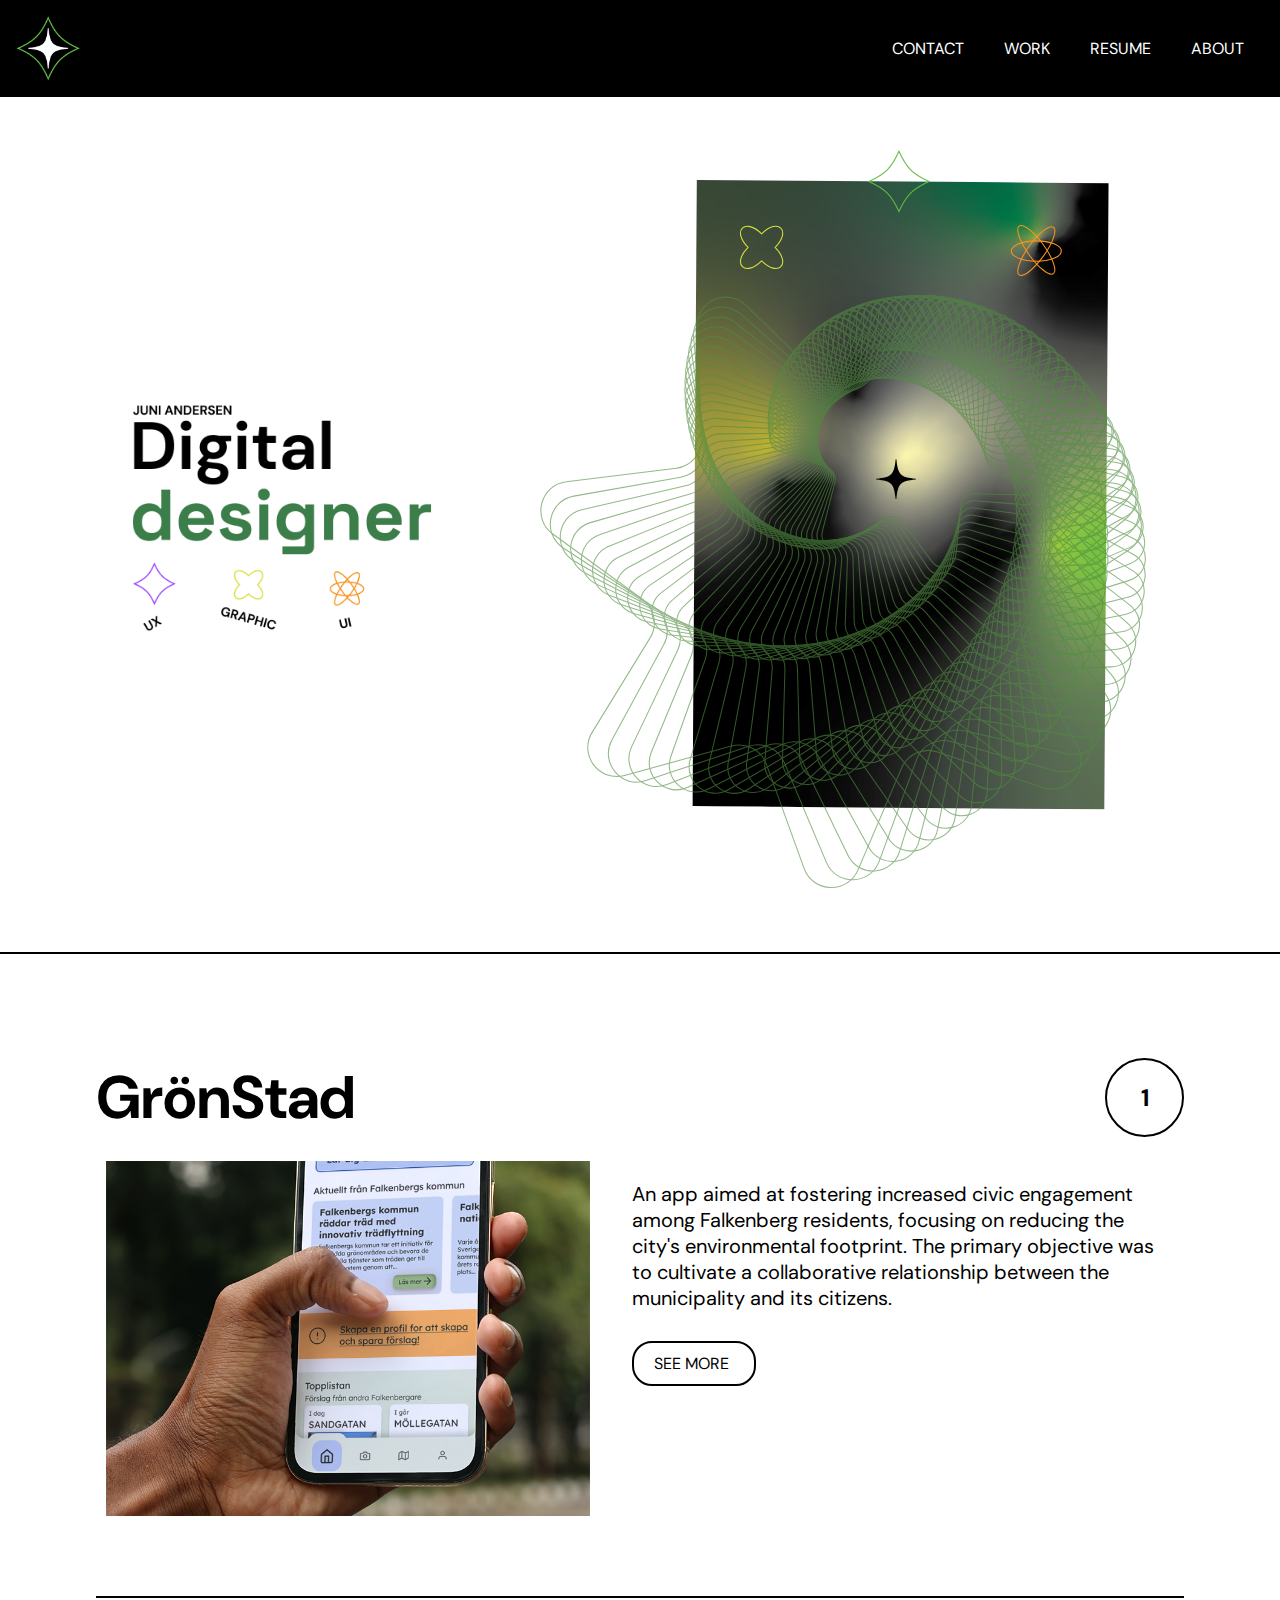
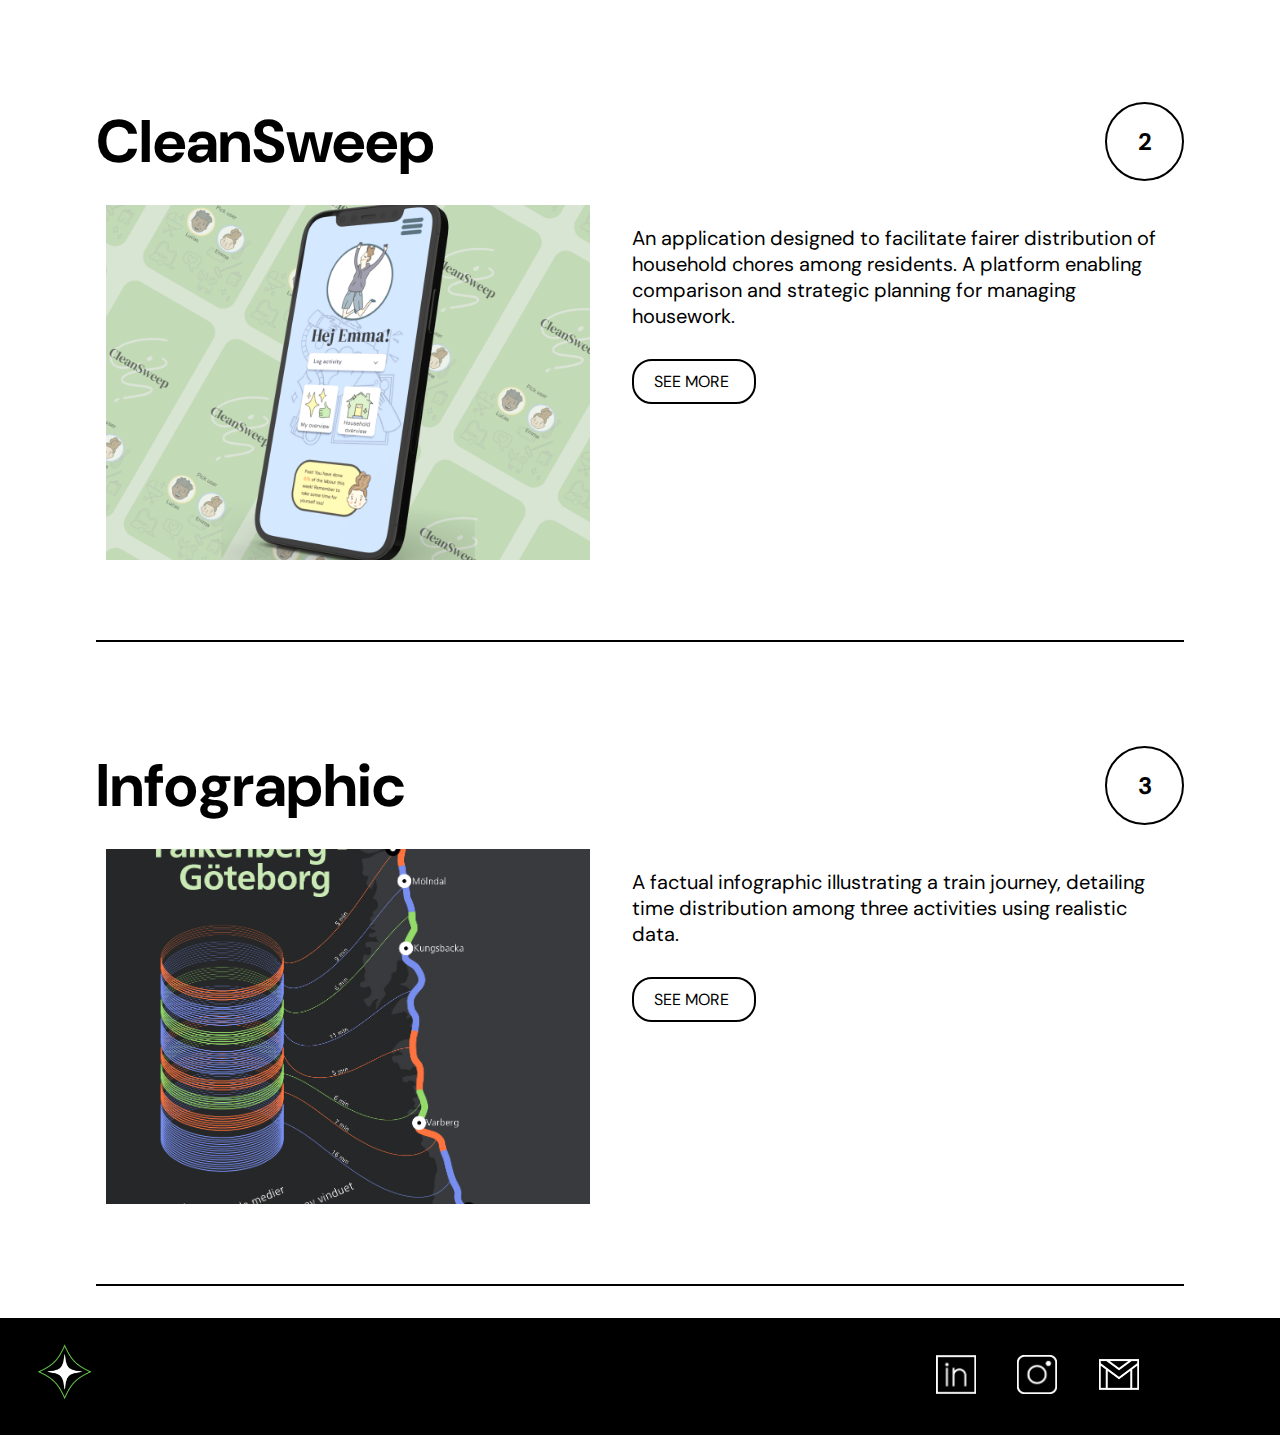
<file: index.html>
<!DOCTYPE html>
<html lang="en">
  <head>
    <meta charset="UTF-8" />
    <meta name="viewport" content="width=device-width, initial-scale=1.0" />
    <link rel="stylesheet" href="globals.css" />
    <link rel="stylesheet" href="nav.css" />
    <link rel="stylesheet" href="main.css" />
    <link rel="stylesheet" href="indexcase.css" />
    <link rel="stylesheet" href="footer.css" />
    <link rel="preconnect" href="https://fonts.googleapis.com" />
    <link rel="preconnect" href="https://fonts.gstatic.com" crossorigin />
    <link
      href="https://fonts.googleapis.com/css2?family=DM+Sans:opsz,wght@9..40,300;9..40,500;9..40,800&display=swap"
      rel="stylesheet"
    />
    <title>Juni Andersen</title>
  </head>
  <body>
    <header>
      <nav class="navbar">
        <div class="navbar-items">
          <div class="logo-wrapper">
            <a class="logo-home" href="index.html">
              <img
                class="logo-image"
                src="Images/Icons/Property 1=White_star_and_diamond.png"
                alt="logo"
              />
            </a>
          </div>
          <section class="nav-link-wrapper">
            <ul class="nav-link-container">
              <li class="nav-list-item">
                <a class="nav-link" href="error.html">Contact</a>
              </li>
              <li class="nav-list-item">
                <a class="nav-link" href="error.html">Work</a>
              </li>
              <li class="nav-list-item">
                <a class="nav-link" href="error.html">Resume</a>
              </li>
              <li class="nav-list-item">
                <a class="nav-link" href="error.html">About</a>
              </li>
            </ul>
          </section>
        </div>
      </nav>
    </header>
    <main class="main">
      <section class="hero">
        <div class="intro-img-wrapper">
          <img class="intro-img" src="Images/hero-intro.png" alt="intro-img" />
        </div>
        <div class="hero-img-wrapper">
          <img class="hero-img" src="Images/Portfolio_hero.svg" alt="" />
        </div>
      </section>
      <section class="casestudies">
        <div class="cases-container">
          <div class="case">
            <div class="section-number">
              <h2 class="project-title">GrönStad</h2>
              <div class="circle">
                <span class="number">1</span>
              </div>
            </div>
            <div class="img-txt-wrapper">
              <div class="case-img-wrapper case-item">
                <img
                  class="case-img"
                  src="Images/Case_1_GronStad.png"
                  alt="case 1 image"
                />
              </div>
              <div class="case-txt-wrapper case-item">
                <p class="project-description">
                  An app aimed at fostering increased civic engagement among
                  Falkenberg residents, focusing on reducing the city's
                  environmental footprint. The primary objective was to
                  cultivate a collaborative relationship between the
                  municipality and its citizens.
                </p>
                <a href="./case1.html" class="caselink">See more </a>
              </div>
            </div>
          </div>
          <div class="case">
            <div class="section-number">
              <h2 class="project-title">CleanSweep</h2>
              <div class="circle">
                <span class="number">2</span>
              </div>
            </div>
            <div class="img-txt-wrapper">
              <div class="case-img-wrapper case-item">
                <img
                  class="case-img"
                  src="Images/Case_2_CleanSweep.png"
                  alt="case 1 image"
                />
              </div>
              <div class="case-txt-wrapper case-item">
                <p class="project-description">
                  An application designed to facilitate fairer distribution of
                  household chores among residents. A platform enabling
                  comparison and strategic planning for managing housework.
                </p>
                <a href="casedummy.html" class="caselink">See more </a>
              </div>
            </div>
          </div>
          <div class="case">
            <div class="section-number">
              <h2 class="project-title">Infographic</h2>
              <div class="circle">
                <span class="number">3</span>
              </div>
            </div>
            <div class="img-txt-wrapper">
              <div class="case-img-wrapper case-item">
                <img
                  class="case-img"
                  src="Images/Case_3_Infographic.jpg"
                  alt="case 3 image"
                />
              </div>
              <div class="case-txt-wrapper case-item">
                <p class="project-description">
                  A factual infographic illustrating a train journey, detailing
                  time distribution among three activities using realistic data.
                </p>
                <a href="casedummy.html" class="caselink">See more </a>
              </div>
            </div>
          </div>
        </div>
      </section>
    </main>
    <footer class="footer">
      <div class="footer-content">
        <div class="footer-left">
          <div class="logo-wrapper">
            <a class="footer-logo" href="index.html">
              <img
                src="Images/Icons/Property 1=White_star_and_diamond.png"
                alt="logo"
                class="logo"
              />
            </a>
          </div>
        </div>
        <div class="footer-right">
          <a
            class="footer-icon-link"
            href="https://www.linkedin.com/in/juni-andersen-b24651288"
            target="_blank"
          >
            <img src="Images/Icons/linkedin.png" alt="LinkedIn" />
          </a>
          <a
            class="footer-icon-link"
            href="https://www.instagram.com/"
            target="_blank"
          >
            <img src="Images/Icons/instagram.png" alt="instagram" />
          </a>
          <a
            class="footer-icon-link"
            href="mailto:juni.andersen.designer@gmail.com"
          >
            <img src="Images/Icons/mail.png" alt="email" />
          </a>
        </div>
      </div>
    </footer>
  </body>
</html>
</file>
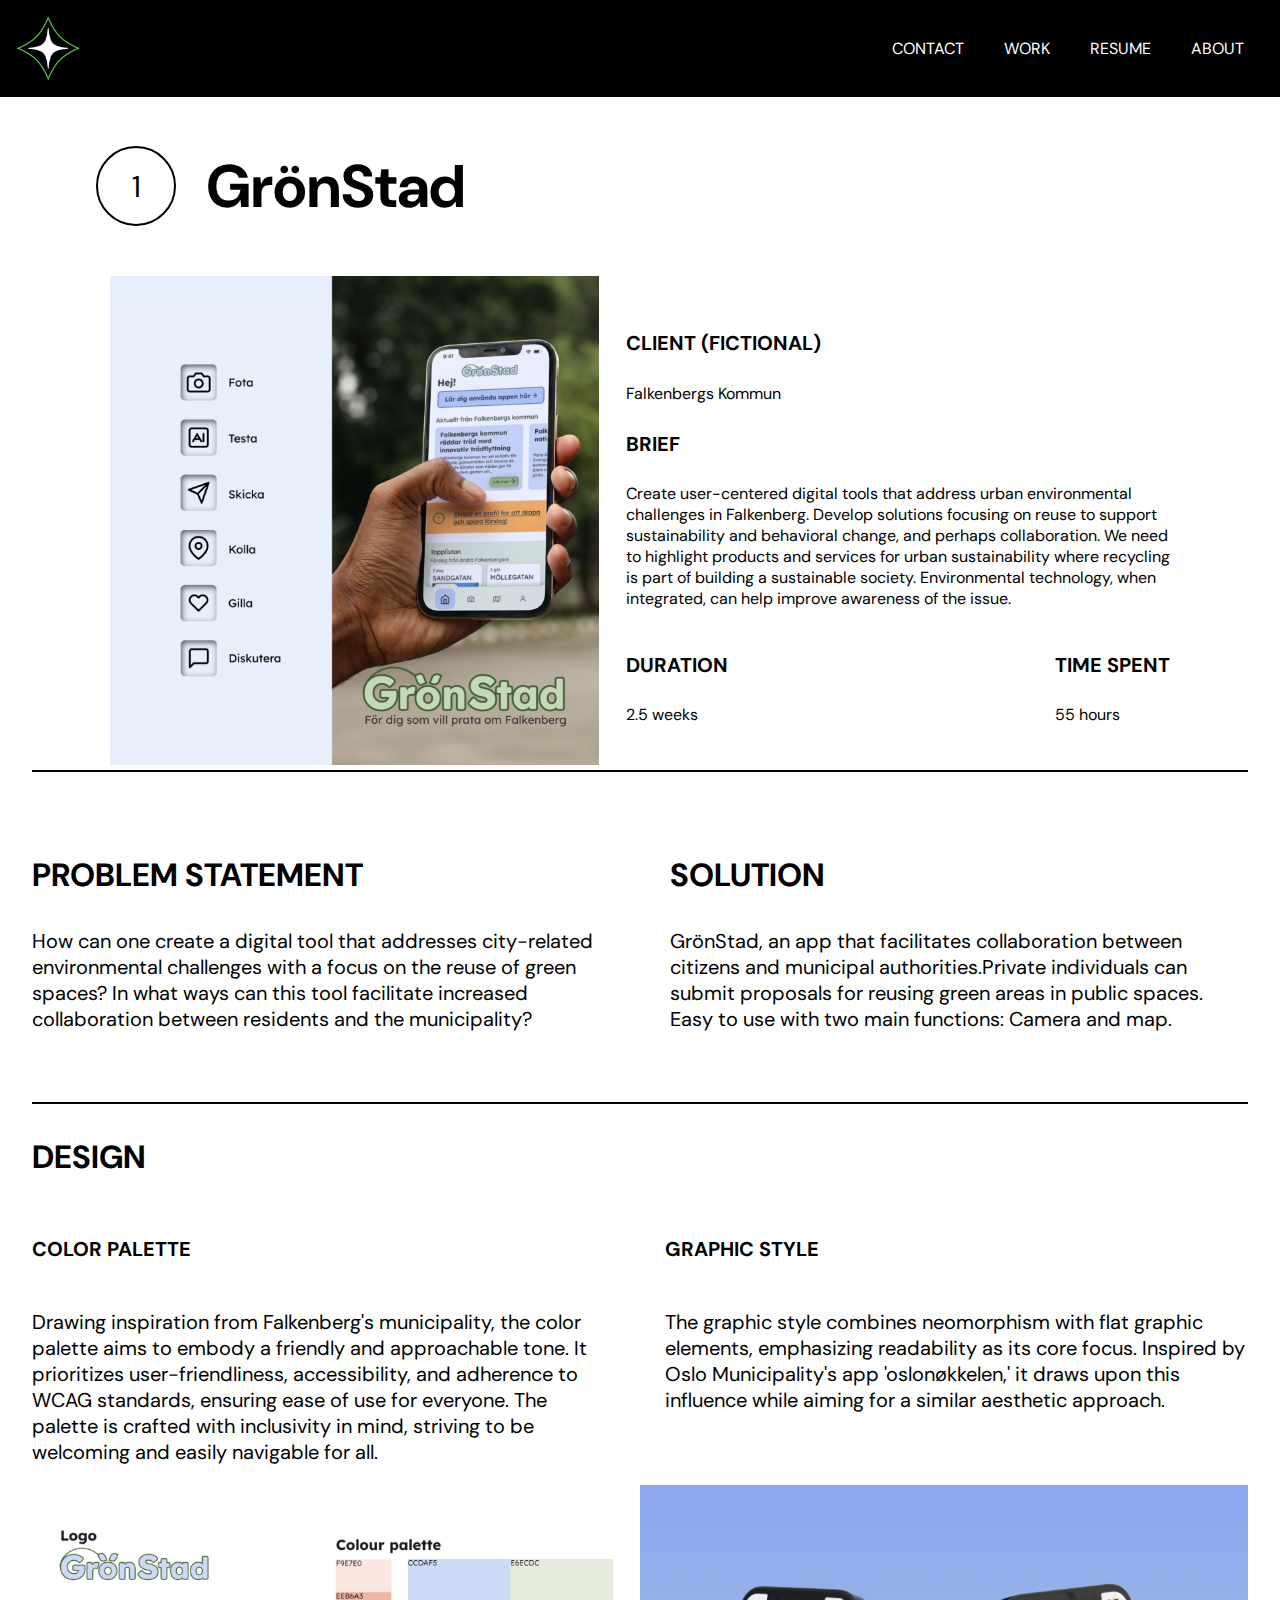
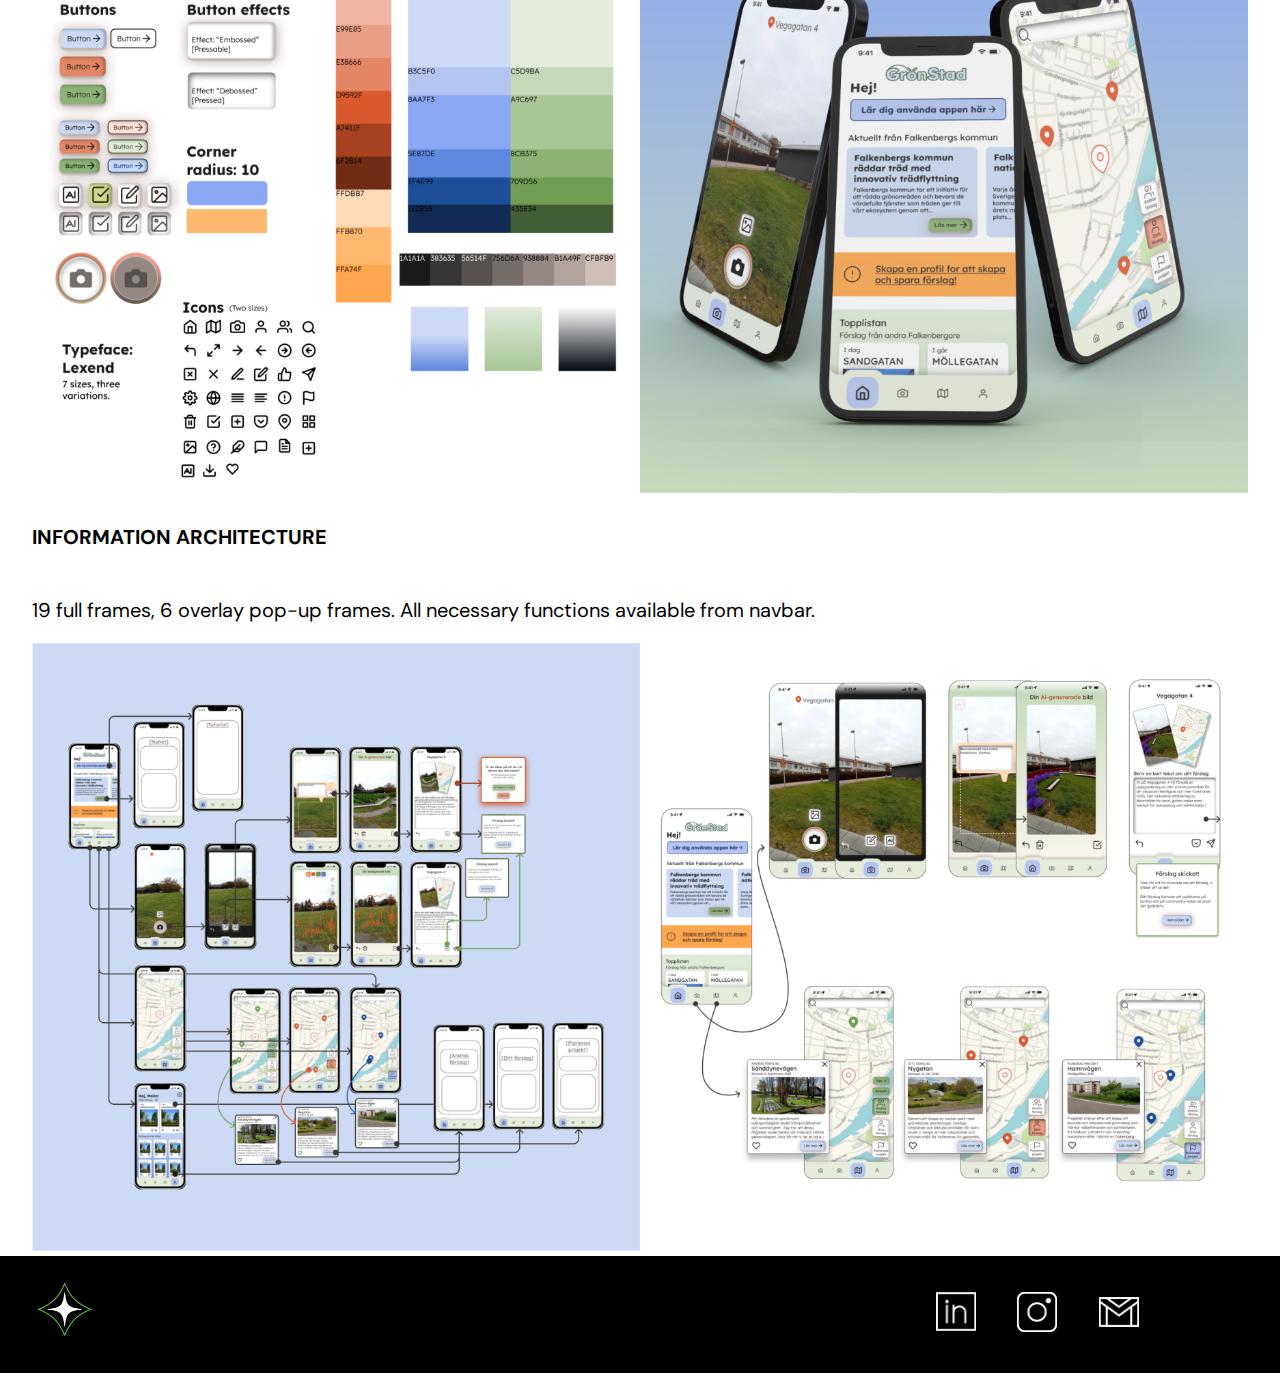
<file: case1.html>
<!DOCTYPE html>
<html lang="en">
  <head>
    <meta charset="UTF-8" />
    <meta name="viewport" content="width=device-width, initial-scale=1.0" />
    <link rel="stylesheet" href="globals.css" />
    <link rel="stylesheet" href="nav.css" />
    <link rel="stylesheet" href="main.css" />
    <link rel="stylesheet" href="footer.css" />
    <link rel="stylesheet" href="case.css">
    <link rel="preconnect" href="https://fonts.googleapis.com" />
    <link rel="preconnect" href="https://fonts.gstatic.com" crossorigin />
    <link
      href="https://fonts.googleapis.com/css2?family=DM+Sans:opsz,wght@9..40,300;9..40,500;9..40,800&display=swap"
      rel="stylesheet"
    />
    <title>Juni Andersen</title>
  </head>
  <body>
    <header>
      <nav class="navbar">
        <div class="navbar-items">
          <div class="logo-wrapper">
            <a class="logo-home" href="index.html">
              <img
                class="logo-image"
                src="Images/Icons/Property 1=White_star_and_diamond.png"
                alt="logo"
              />
            </a>
          </div>
          <section class="nav-link-wrapper">
            <ul class="nav-link-container">
              <li class="nav-list-item">
                <a class="nav-link" href="error.html">Contact</a>
              </li>
              <li class="nav-list-item">
                <a class="nav-link" href="error.html">Work</a>
              </li>
              <li class="nav-list-item">
                <a class="nav-link" href="error.html">Resume</a>
              </li>
              <li class="nav-list-item">
                <a class="nav-link" href="error.html">About</a>
              </li>
            </ul>
          </section>
        </div>
      </nav>
    </header>
    <main>
      <div class="case-1">
        <div class="case-intro-wrapper">
          <div class="headline-wrapper">
            <div class="circle-casepage">
              <span class="number">1</span>
            </div>
            <h2 class="project-title">GrönStad</h2>
          </div>
          <div class="case-intro-main-wrapper">
            <div class="case-intro-img-wrapper">
              <img src="Images/promo_instagram 1.png" alt="" />
            </div>
            <div class="case-intro-text-wrapper">
              <div class="client">
                <h4>Client (fictional)</h4>
                <p>Falkenbergs Kommun</p>
              </div>
              <div class="brief">
                <h4>Brief</h4>
                <p>
                  Create user-centered digital tools that address urban
                  environmental challenges in Falkenberg. Develop solutions
                  focusing on reuse to support sustainability and behavioral
                  change, and perhaps collaboration. We need to highlight
                  products and services for urban sustainability where recycling
                  is part of building a sustainable society. Environmental
                  technology, when integrated, can help improve awareness of the
                  issue.
                </p>
              </div>
              <div class="duration-timespent-wrapper">
                <div class="duration">
                  <h4>Duration</h4>
                  <p>2.5 weeks</p>
                </div>
                <div class="time-spent">
                  <h4>Time spent</h4>
                  <p>55 hours</p>
                </div>
              </div>
            </div>
          </div>
        </div>
        <div class="problem-solution-wrapper">
          <div class="text-box">
            <h3>Problem statement</h3>
            <p>
              How can one create a digital tool that addresses city-related
              environmental challenges with a focus on the reuse of green
              spaces? In what ways can this tool facilitate increased
              collaboration between residents and the municipality?
            </p>
          </div>
          <div class="text-box">
            <h3>Solution</h3>
            <p>
              GrönStad, an app that facilitates collaboration between citizens
              and municipal authorities.Private individuals can submit proposals
              for reusing green areas in public spaces. Easy to use with two
              main functions: Camera and map.
            </p>
          </div>
        </div>
        <div class="case-main">
            <h3>Design</h3>
            <div class="design-txt-wrapper">
                <div class="h4-body-wrapper">
                    <h4>Color palette</h4>
                    <p>Drawing inspiration from Falkenberg's municipality, the color palette aims to embody a friendly and approachable tone. It prioritizes user-friendliness, accessibility, and adherence to WCAG standards, ensuring ease of use for everyone. The palette is crafted with inclusivity in mind, striving to be welcoming and easily navigable for all.</p>
                 </div>
                 <div class="h4-body-wrapper">
                    <h4>Graphic style</h4>
                    <p>The graphic style combines neomorphism with flat graphic elements, emphasizing readability as its core focus. Inspired by Oslo Municipality's app 'oslonøkkelen,' it draws upon this influence while aiming for a similar aesthetic approach.</p>
                 </div>
            </div>
            <div class="design-images-wrapper">
                <div class="design-img-wrapper">
                    <img src="Images/design_stylesheet.png" alt="">
                </div>
                <div class="design-img-wrapper">
                    <img src="Images/mockup_three_screens 1.png" alt="">
                </div>
            </div>
            <div class="h4-body-wrapper">
                <h4>Information architecture</h4>
                <p>19 full frames, 6 overlay pop-up frames. 
                    All necessary functions available from navbar.</p>
            </div>
            <div class="design-images-wrapper">
                <div class="design-img-wrapper">
                    <img src="Images/information_architechture.png" alt="">
                </div>
                <div class="design-img-wrapper">
                    <img src="Images/main_functions.png" alt="">
                </div>
            </div>
        </div>
    </main>
    <footer class="footer">
      <div class="footer-content">
        <div class="footer-left">
          <div class="logo-wrapper">
            <a class="footer-logo" href="index.html">
              <img src="Images/Icons/Property 1=White_star_and_diamond.png" alt="logo" class="logo" />
            </a>
          </div>
        </div>
        <div class="footer-right">
          <a class="footer-icon-link" href="https://www.linkedin.com/in/juni-andersen-b24651288" target="_blank">
            <img src="Images/Icons/linkedin.png" alt="LinkedIn" />
          </a>
          <a class="footer-icon-link" href="https://www.instagram.com/" target="_blank">
            <img src="Images/Icons/instagram.png" alt="instagram" />
          </a>
          <a class="footer-icon-link" href="mailto:juni.andersen.designer@gmail.com">
            <img src="Images/Icons/mail.png" alt="email" />
          </a>
        </div>
    </footer>
  </body>
</html>
</file>
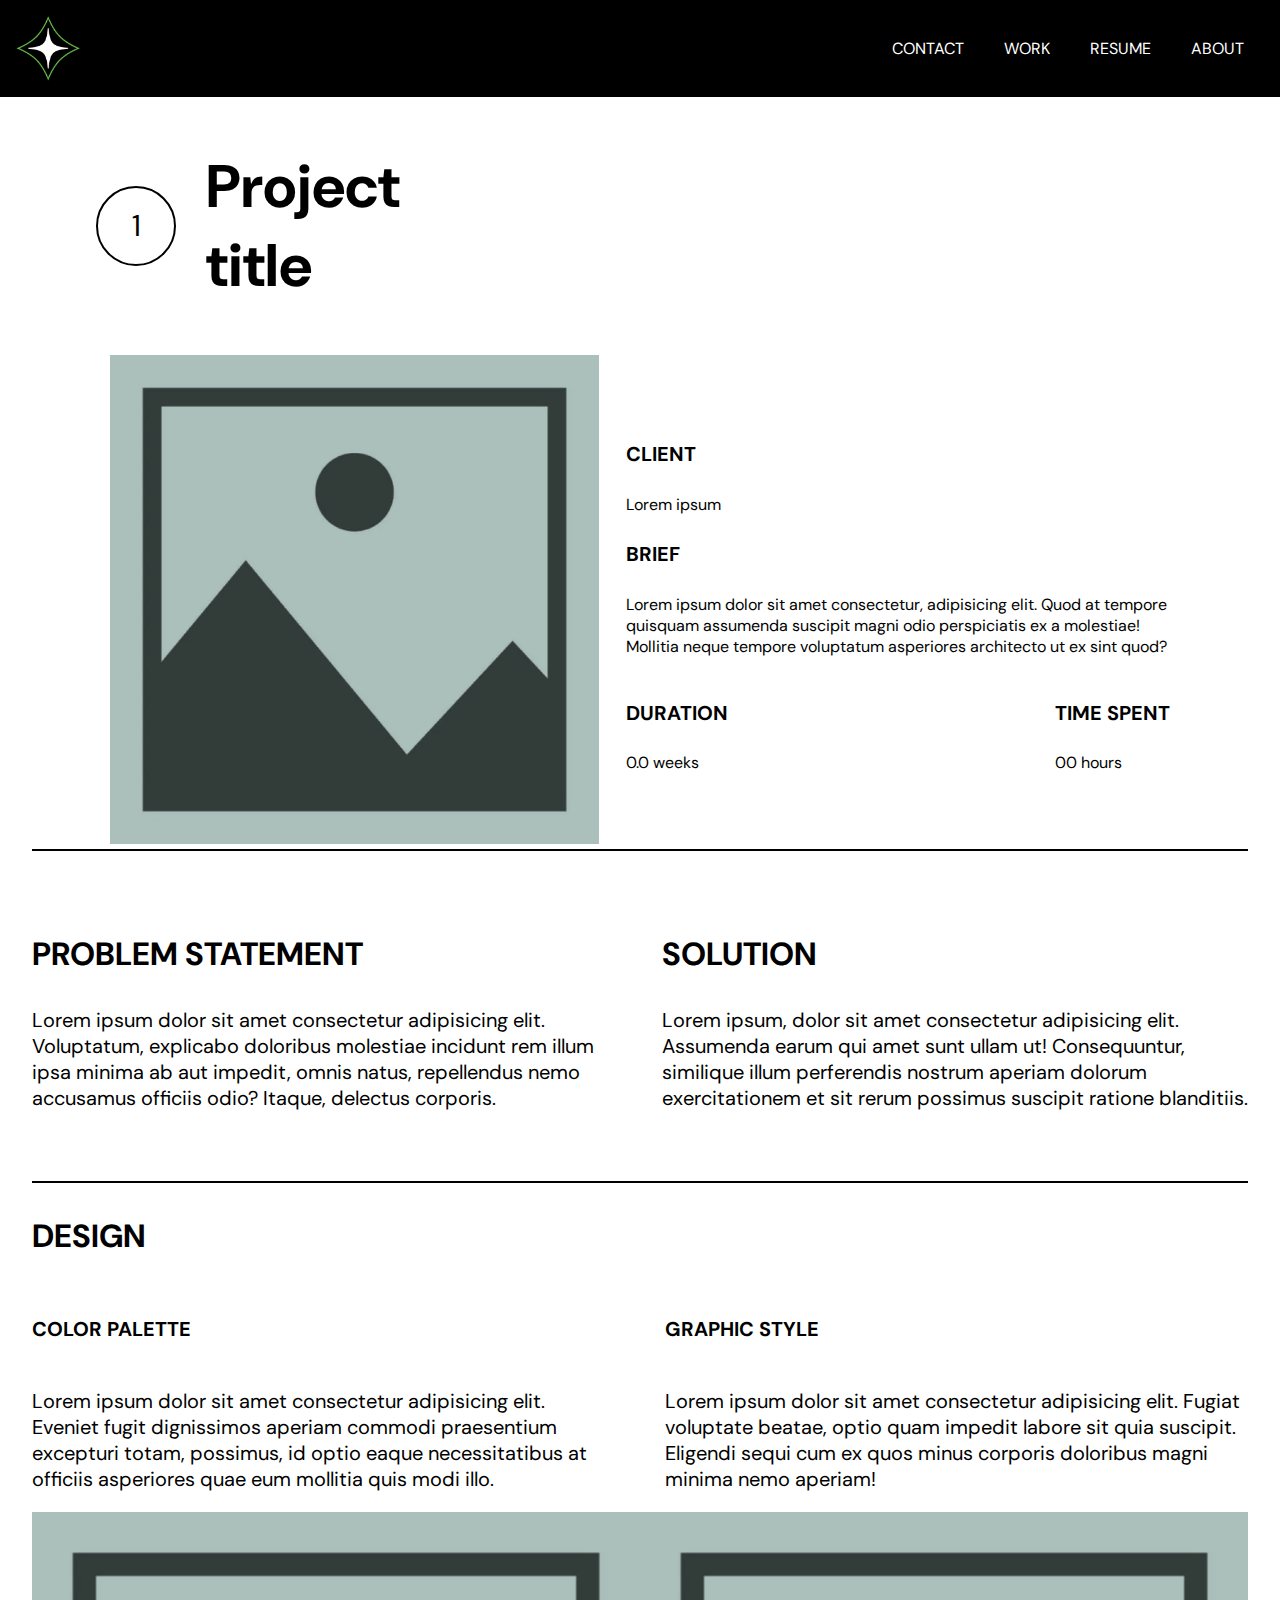
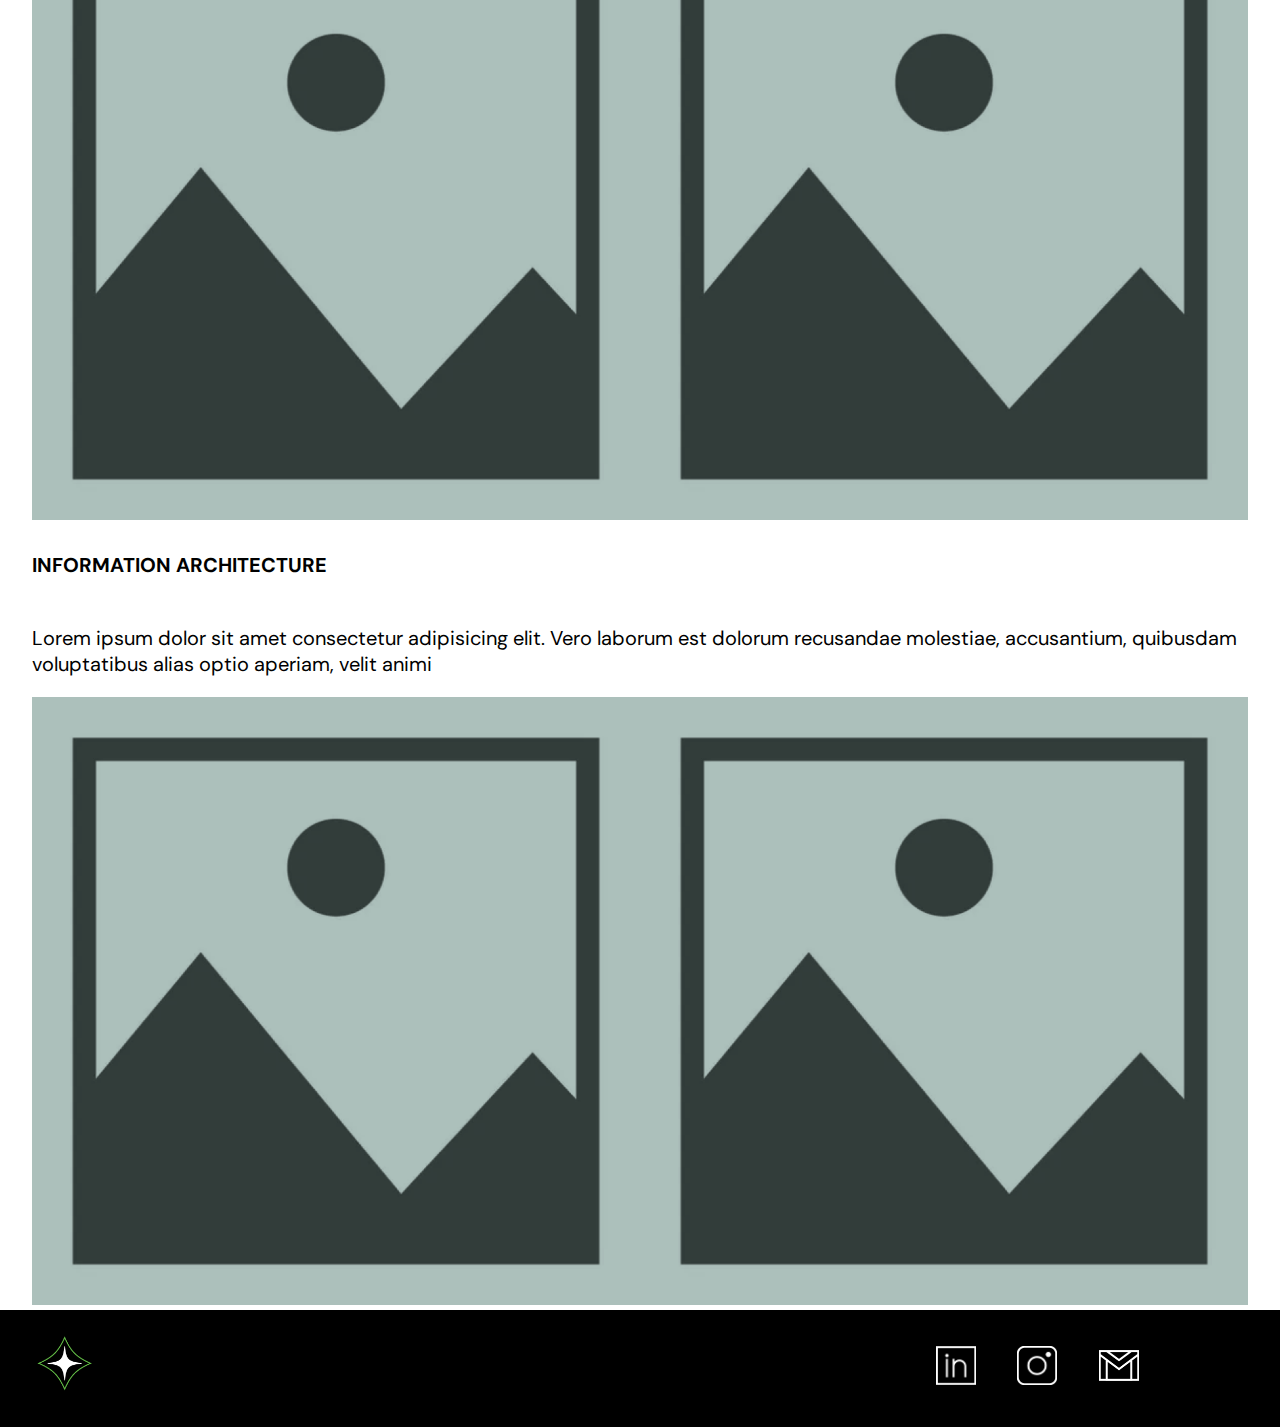
<file: casedummy.html>
<!DOCTYPE html>
<html lang="en">
  <head>
    <meta charset="UTF-8" />
    <meta name="viewport" content="width=device-width, initial-scale=1.0" />
    <link rel="stylesheet" href="globals.css" />
    <link rel="stylesheet" href="nav.css" />
    <link rel="stylesheet" href="main.css" />
    <link rel="stylesheet" href="footer.css" />
    <link rel="stylesheet" href="case.css">
    <link rel="preconnect" href="https://fonts.googleapis.com" />
    <link rel="preconnect" href="https://fonts.gstatic.com" crossorigin />
    <link
      href="https://fonts.googleapis.com/css2?family=DM+Sans:opsz,wght@9..40,300;9..40,500;9..40,800&display=swap"
      rel="stylesheet"
    />
    <title>Juni Andersen</title>
  </head>
  <body>
    <header>
      <nav class="navbar">
        <div class="navbar-items">
          <div class="logo-wrapper">
            <a class="logo-home" href="index.html">
              <img
                class="logo-image"
                src="Images/Icons/Property 1=White_star_and_diamond.png"
                alt="logo"
              />
            </a>
          </div>
          <section class="nav-link-wrapper">
            <ul class="nav-link-container">
              <li class="nav-list-item">
                <a class="nav-link" href="error.html">Contact</a>
              </li>
              <li class="nav-list-item">
                <a class="nav-link" href="error.html">Work</a>
              </li>
              <li class="nav-list-item">
                <a class="nav-link" href="error.html">Resume</a>
              </li>
              <li class="nav-list-item">
                <a class="nav-link" href="error.html">About</a>
              </li>
            </ul>
          </section>
        </div>
      </nav>
    </header>
    <main>
      <div class="case-1">
        <div class="case-intro-wrapper">
          <div class="headline-wrapper">
            <div class="circle-casepage">
              <span class="number">1</span>
            </div>
            <h2 class="project-title">Project title</h2>
          </div>
          <div class="case-intro-main-wrapper">
            <div class="case-intro-img-wrapper">
              <img src="Images/Placeholder.png" alt="" />
            </div>
            <div class="case-intro-text-wrapper">
              <div class="client">
                <h4>Client</h4>
                <p>Lorem ipsum</p>
              </div>
              <div class="brief">
                <h4>Brief</h4>
                <p>
                 Lorem ipsum dolor sit amet consectetur, adipisicing elit. Quod at tempore quisquam assumenda suscipit magni odio perspiciatis ex a molestiae! Mollitia neque tempore voluptatum asperiores architecto ut ex sint quod?
                </p>
              </div>
              <div class="duration-timespent-wrapper">
                <div class="duration">
                  <h4>Duration</h4>
                  <p>0.0 weeks</p>
                </div>
                <div class="time-spent">
                  <h4>Time spent</h4>
                  <p>00 hours</p>
                </div>
              </div>
            </div>
          </div>
        </div>
        <div class="problem-solution-wrapper">
          <div class="text-box">
            <h3>Problem statement</h3>
            <p>
              Lorem ipsum dolor sit amet consectetur adipisicing elit. Voluptatum, explicabo doloribus molestiae incidunt rem illum ipsa minima ab aut impedit, omnis natus, repellendus nemo accusamus officiis odio? Itaque, delectus corporis.
            </p>
          </div>
          <div class="text-box">
            <h3>Solution</h3>
            <p>
             Lorem ipsum, dolor sit amet consectetur adipisicing elit. Assumenda earum qui amet sunt ullam ut! Consequuntur, similique illum perferendis nostrum aperiam dolorum exercitationem et sit rerum possimus suscipit ratione blanditiis.
            </p>
          </div>
        </div>
        <div class="case-main">
            <h3>Design</h3>
            <div class="design-txt-wrapper">
                <div class="h4-body-wrapper">
                    <h4>Color palette</h4>
                    <p>Lorem ipsum dolor sit amet consectetur adipisicing elit. Eveniet fugit dignissimos aperiam commodi praesentium excepturi totam, possimus, id optio eaque necessitatibus at officiis asperiores quae eum mollitia quis modi illo.</p>
                 </div>
                 <div class="h4-body-wrapper">
                    <h4>Graphic style</h4>
                    <p>Lorem ipsum dolor sit amet consectetur adipisicing elit. Fugiat voluptate beatae, optio quam impedit labore sit quia suscipit. Eligendi sequi cum ex quos minus corporis doloribus magni minima nemo aperiam!</p>
                 </div>
            </div>
            <div class="design-images-wrapper">
                <div class="design-img-wrapper">
                    <img src="Images/Placeholder.png" alt="">
                </div>
                <div class="design-img-wrapper">
                    <img src="Images/Placeholder.png" alt="">
                </div>
            </div>
            <div class="h4-body-wrapper">
                <h4>Information architecture</h4>
                <p>Lorem ipsum dolor sit amet consectetur adipisicing elit. Vero laborum est dolorum recusandae molestiae, accusantium, quibusdam voluptatibus alias optio aperiam, velit animi</p>
            </div>
            <div class="design-images-wrapper">
                <div class="design-img-wrapper">
                    <img src="Images/Placeholder.png" alt="">
                </div>
                <div class="design-img-wrapper">
                    <img src="Images/Placeholder.png" alt="">
                </div>
            </div>
        </div>
    </main>
    <footer class="footer">
      <div class="footer-content">
        <div class="footer-left">
          <div class="logo-wrapper">
            <a class="footer-logo" href="index.html">
              <img src="Images/Icons/Property 1=White_star_and_diamond.png" alt="logo" class="logo" />
            </a>
          </div>
        </div>
        <div class="footer-right">
          <a class="footer-icon-link" href="https://www.linkedin.com/in/juni-andersen-b24651288" target="_blank">
            <img src="Images/Icons/linkedin.png" alt="LinkedIn" />
          </a>
          <a class="footer-icon-link" href="https://www.instagram.com/" target="_blank">
            <img src="Images/Icons/instagram.png" alt="instagram" />
          </a>
          <a class="footer-icon-link" href="mailto:juni.andersen.designer@gmail.com">
            <img src="Images/Icons/mail.png" alt="email" />
          </a>
        </div>
    </footer>
  </body>
</html>
</file>
<file: globals.css>
/*font weights: 300,500,900 */

body {
  height: 100vh;
  width: 100vw;
  overflow-x: hidden;
  margin: 0;
}

* {
  list-style-type: none;
  -ms-overflow-style: none;
  font-family: "DM Sans", sans-serif;
}
img {
  width: 100%;
}
h1 {
  font-size: 96px;
  font-weight: bold;
}
h2 {
  font-size: 60px;
  font-weight: bold;
}
h3 {
  font-size: 32px;
  font-weight: bold;
  text-transform: uppercase;
}
h4 {
  font-size: 20px;
  font-weight: bold;
  text-transform: uppercase;
}
p {
  font-size: 20px;
}
a {
  color: white;
  transition: all 500ms ease-in;
  text-decoration: none;
  text-transform: uppercase;
}

a:hover {
  color: #3c7e4a;
}
@media (max-width: 690px) {
  p {
    font-size: 16px;
  }
}
</file>
<file: nav.css>
.navbar {
  width: 100vw;
  background-color: black;
  color: white;
}

.navbar-items {
  margin: 0 1em;
  display: flex;
  justify-content: space-between;
  align-items: center;
}
.logo-wrapper {
  height: 65px;
  margin: 1em 0;
}
.logo-wrapper:hover {
  animation: rotation 4s infinite linear;
}
@keyframes rotation {
  from {
    transform: rotate(0deg);
  }
  to {
    transform: rotate(359deg);
  }
}
.logo-image {
  height: 100%;
}
.nav-link-wrapper {
  display: flex;
  height: 100%;
}

.nav-link-container {
  display: flex;
}

.nav-link-container li {
  padding: 20px;
}

@media (max-width: 690px) {
  .nav-link-container {
    flex-direction: column;
  }
}
</file>
<file: main.css>
.hero {
  display: flex;
  margin: 3em auto;
  width: 80vw;
  align-items: center;
}
.intro-img-wrapper {
  flex: 1;
  margin: 0 10% 0 0;
}
.intro-img {
  width: 100%;
}
.hero-img-wrapper {
  flex: 2;
}
.hero-img {
  width: 100%;
}

@media (max-width: 690px) {
  body {
    margin: 0 auto;
    text-align: center;
  }
  .hero {
    text-align: left;
    flex-direction: column;
  }
  .intro-img-wrapper {
    margin: 0 auto;
  }
  .hero-img-wrapper {
    margin: 5% 0;
    width: 100%;
  }
}
</file>
<file: indexcase.css>
.circle {
  width: 75px;
  height: 75px;
  border-radius: 50%;
  border: solid 2px black;
  display: flex;
  justify-content: center;
  align-items: center;
  margin-left: auto;
}

.number {
  color: #000000;
  font-size: 24px;
  font-weight: bold;
}
.cases-container {
  margin: 2em auto;
  border-top: 2px solid black;
}

.case {
  display: flex;
  flex-direction: column;
  justify-content: space-evenly;
  width: 85vw;
  padding: 80px 0;
  border-bottom: 2px solid black;
  margin: 0 auto;
}
.section-number {
  display: flex;
  flex-direction: row;
  align-items: center;
}

.project-title {
  margin: 0.4em 0;
}

.img-txt-wrapper {
  display: flex;
  align-items: flex-start;
  height: 100%;
}
.case-item {
  padding: 0 10px;
}
.case-img-wrapper {
  width: 485px;
  height: 355px;
}
.case-img {
  height: 100%;
  width: 100%;
  object-fit: cover;
}
.case-txt-wrapper {
  width: 50%;
  padding-left: 2em;
  min-height: 350px;
}
.caselink {
  display: flex;
  text-transform: uppercase;
  border-radius: 20px;
  border: 2px solid black;
  padding: 10px 20px;
  background: none;
  transition: all 300ms ease-in-out;
  color: black;
  margin: 30px 0;
  align-items: flex-start;
  flex-direction: column;
  justify-content: space-around;
  width: 80px;
}
.caselink:hover {
  background-color: #3c7e4a;
  color: white;
  border: 2px solid #3c7e4a;
  transition: all 300ms ease-in-out;
}
.caselink:active {
  background-color: black;
  color: white;
  border: 2px solid black;
}

@media (max-width: 850px) {
  .cases-container {
    width: 80vw;
  }
  .case {
    flex-direction: column;
    width: 100%;
    padding: 40px 0;
  }
  .section-number {
    justify-content: space-around;
  }
  .img-txt-wrapper {
    flex-direction: column;
    margin: auto;
  }

  .project-title {
    font-size: 35px;
  }
  .case-img-wrapper {
    width: 80vw;
    margin: auto;
    padding: 0;
  }
  .case-txt-wrapper {
    width: 100%;
    text-align: left;
    padding: 0;
  }
  .caselink {
    margin: 0 auto;
    text-align: center;
    display: flex;
    align-items: center;
    justify-content: center;
    width: 30%;
  }
  .case-img {
    width: 100%;
    height: 100%;
    object-fit: contain;
  }
  .circle {
    margin-top: 0;
    width: 55px;
    height: 55px;
  }
  .project-description {
    text-align: center;
  }
}
</file>
<file: footer.css>
.footer {
  background-color: rgb(0, 0, 0);
  padding: 10px 5px;
}
.footer-content {
  display: flex;
  margin: 0 2em;
  align-items: center;
  width: 90%;
  flex-direction: row;
  justify-content: space-between;
}
.footer-left {
  display: flex;
}
.footer-logo,
.footer-icon-link {
  display: block;
  width: 55px;
}

.footer-right {
  display: flex;
  justify-content: space-evenly;
  align-items: center;
  width: 25%;
}

.footer-icon-link {
  width: 40px;
  transition: all 0.3s ease-in-out;
}
.footer-icon-link:hover {
  transform: scale(1.1);
  transition: all 0.3s ease-in-out;
}
@media (max-width: 690px) {
  .footer-content {
    display: flex;
    margin: 0 auto;
    align-items: center;
    width: 100%;
    flex-direction: column;
  }

  .logo-wrapper {
    height: 70px;
    margin: 2em 0 1em 0;
  }

  .footer-right {
    display: flex;
    justify-content: space-between;
    width: 50%;
    align-items: center;
    margin: 0.5em 0 1.5em 0;
  }
}
</file>
<file: case.css>
.case-1 {
  margin: 0 auto;
  width: 95vw;
}
.case-intro-wrapper {
  display: flex;
  flex-direction: column;
  width: 85vw;
  margin: auto;
}
.headline-wrapper {
  display: flex;
  flex-direction: row;
  align-items: center;
  width: 35%;
}
.circle-casepage {
  height: 75px;
  width: 75px;
  border: 2px solid black;
  border-radius: 50%;
  display: flex;
  align-items: center;
  justify-content: center;
  font-size: 30px;
  margin: 0 1em 0 0;
  min-width: 76px;
  min-height: 76px;
}
.case-intro-main-wrapper {
  display: flex;
  align-items: center;
  justify-content: space-around;
}
.case-intro-img-wrapper {
  width: 45%;
}
.case-intro-img-wrapper img {
  width: 100%;
}
.case-intro-text-wrapper {
  width: 50%;
}
.case-intro-text-wrapper p {
  font-size: 16px;
}
.duration-timespent-wrapper {
  display: flex;
  justify-content: space-between;
}
.problem-solution-wrapper {
  display: flex;
  justify-content: space-between;
  gap: 50px;
  border-top: 2px solid black;
  border-bottom: 2px solid black;
}

.design-txt-wrapper {
  display: flex;
  gap: 50px;
}
.h4-body-wrapper {
  display: flex;
  flex-direction: column;
  flex: 1;
}
.design-images-wrapper {
  display: flex;
  width: 100%;
}

.text-box {
  padding-top: 50px;
  padding-bottom: 50px;
}
@media (max-width: 690px) {
  img {
    width: 100%;
  }

  .case-1 {
    width: 95vw;
  }

  .headline-wrapper {
    display: flex;
    margin: auto;
    width: 85%;
    justify-content: space-evenly;
  }

  .circle-casepage {
    width: 50px;
    height: 50px;
    min-height: 30px;
    min-width: 30px;
    font-size: 20px;
  }

  .project-title {
    font-size: 30px;
  }

  .case-intro-main-wrapper {
    flex-direction: column;
  }

  .case-intro-img-wrapper {
    width: 90%;
  }
  .case-intro-text-wrapper {
    width: 90%;
  }
  .problem-solution-wrapper {
    flex-direction: column;
  }
  .design-txt-wrapper {
    flex-direction: column;
  }
  .design-images-wrapper {
    flex-direction: column;
  }
  .text-box {
    padding: 20px;
  }
  .h4-body-wrapper {
    padding-left: 20px;
    padding-right: 20px;
  }
}
</file>
